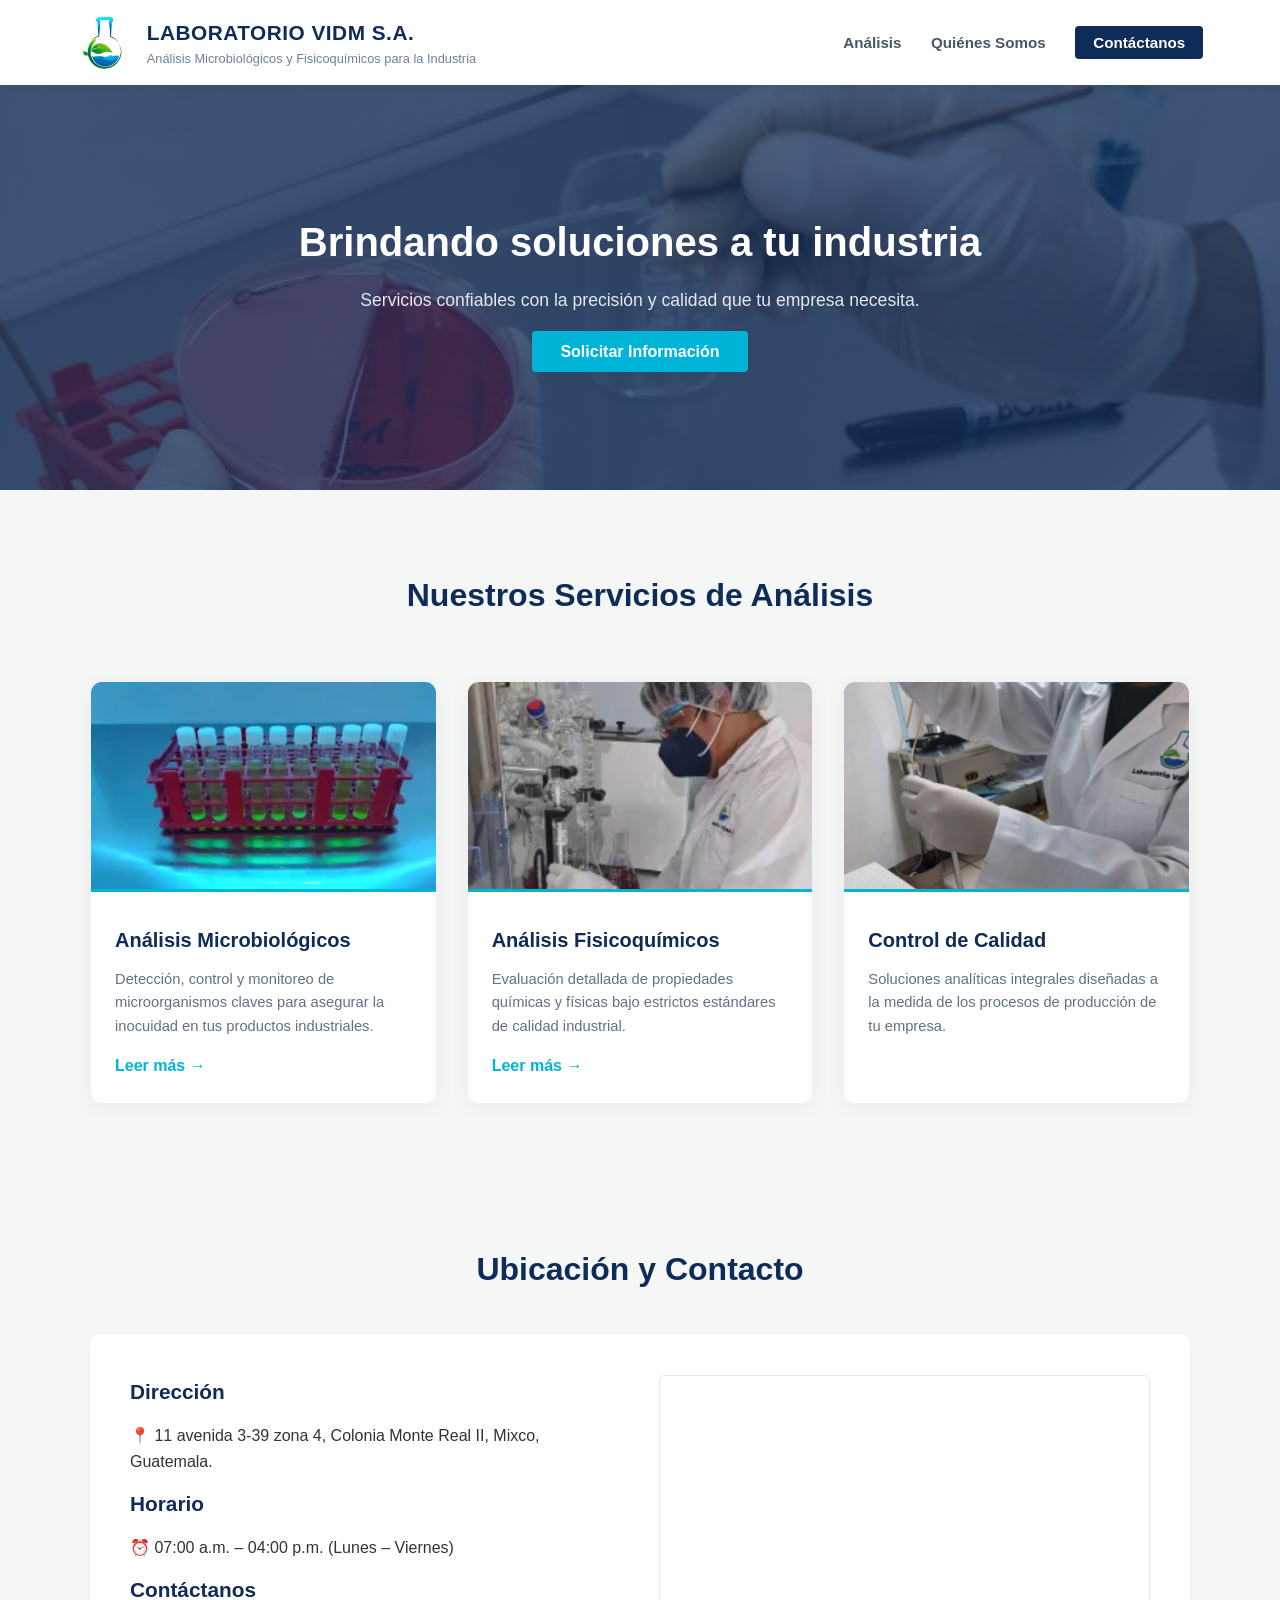
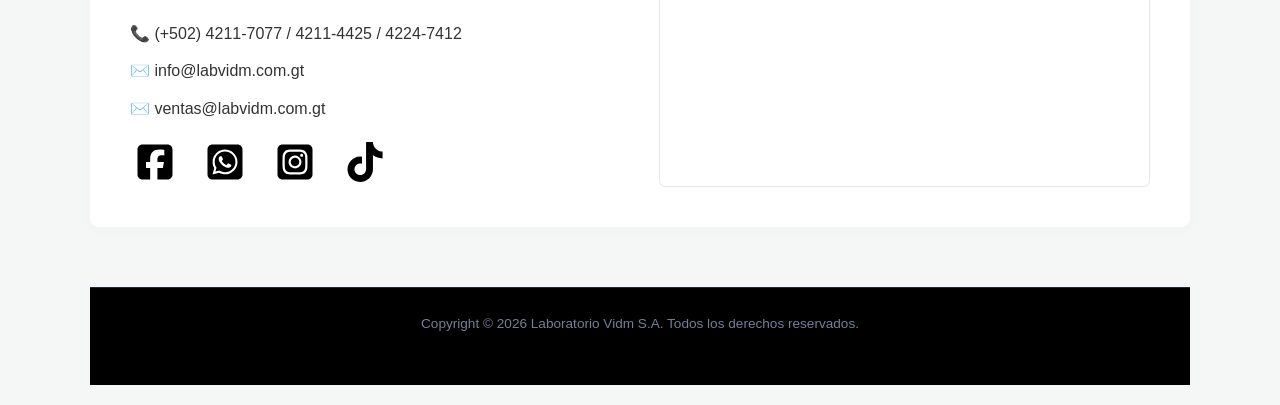
<file: index.html>
<!-- 
========================================================================
PROYECTO: Rediseño Profesional e Ingeniería de Software - Laboratorio Vidm S.A.
DESARROLLADOR PRINCIPAL: Angel Francisco Patzan Yoc 🚀
CONTACTO/PORTAFOLIO: crakt28@gmail.com
ESTADO: Código Abierto, Modularizado con CSS Grid y Flexbox Limpio.
========================================================================
-->

<!DOCTYPE html>
<html lang="es">
<head>
    <meta charset="UTF-8">
    <meta name="viewport" content="width=device-width, initial-scale=1.0">
    <title>Laboratorio Vidm S.A. | Rediseño Profesional</title>
    <link rel="stylesheet" href="style.css">
</head>
<body>

    <!-- 1. Encabezado y Navegación -->
    <header class="main-header">
        <div class="logo-area">
            <img src="logo.jpg" alt="Logo Laboratorio Vidm" class="site-logo">
            <div class="logo-text">
                <h1>LABORATORIO VIDM S.A.</h1>
                <p>Análisis Microbiológicos y Fisicoquímicos para la Industria</p>
            </div>
        </div>
        <nav class="nav-links">
            <a href="#analisis">Análisis</a>
            <a href="quienessomos.html">Quiénes Somos</a>
           <a href="contactanos.html" class="btn-nav">Contáctanos</a>
        </nav>
    </header>

    <!-- 2. Sección Principal (Hero / Banner) -->
    <section class="hero-banner">
        <div class="hero-overlay">
            <h2>Brindando soluciones a tu industria</h2>
            <p>Servicios confiables con la precisión y calidad que tu empresa necesita.</p>
            <a href="contactanos.html" class="btn-hero">Solicitar Información</a>
        </div>
    </section>

    <!-- Contenedor Principal -->
    <main class="container">
        
        <!-- 3. Sección de Análisis / Servicios -->
        <section id="analisis" class="section-padding">
            <h3 class="section-title">Nuestros Servicios de Análisis</h3>
            <div class="services-grid">
                
                                <!-- Tarjeta 1 modificada para redirigir -->
                <div class="service-card">
                    <img src="20220314_115254-scaled_002_xgf8.webp" alt="Análisis Microbiológicos">
                    <div class="card-content">
                        <h4>Análisis Microbiológicos</h4>
                        <p>Detección, control y monitoreo de microorganismos claves para asegurar la inocuidad en tus productos industriales.</p>
                        <!-- AGREGA ESTA LÍNEA DE ABAJO -->
                        <a href="microbiologia.html" class="btn-card-more" style="display: inline-block; margin-top: 15px; color: #00b4d8; text-decoration: none; font-weight: bold;">Leer más →</a>
                    </div>
                </div>

                <!-- Tarjeta 2 Modificada -->
                <div class="service-card">
                    <img src="20220104_150311-scaled_003_xgf8.webp" alt="Análisis Fisicoquímicos">
                    <div class="card-content">
                        <h4>Análisis Fisicoquímicos</h4>
                        <p>Evaluación detallada de propiedades químicas y físicas bajo estrictos estándares de calidad industrial.</p>
                        <!-- El botón para ir al nuevo archivo -->
                        <a href="fisicoquimicos.html" class="btn-card-more" style="display: inline-block; margin-top: 15px; color: #00b4d8; text-decoration: none; font-weight: bold;">Leer más →</a>
                    </div>
                </div>

                <!-- Tarjeta 3 -->
                <div class="service-card">
                    <img src="calidad.jpg" alt="Control de Calidad">
                    <div class="card-content">
                        <h4>Control de Calidad</h4>
                        <p>Soluciones analíticas integrales diseñadas a la medida de los procesos de producción de tu empresa.</p>
                    </div>
                </div>

            </div>
        </section>

           
        <!-- 5. Sección de Contacto y Ubicación Física -->
        <section id="contacto" class="section-padding">
            <h3 class="section-title">Ubicación y Contacto</h3>
            <div class="contact-grid">
                            <div class="contact-info">
                <h4>Dirección</h4>
                <p>📍 11 avenida 3-39 zona 4, Colonia Monte Real II, Mixco, Guatemala.</p>
                
                <h4>Horario</h4>
                <p>⏰ 07:00 a.m. – 04:00 p.m. (Lunes – Viernes)</p>
                
                <h4>Contáctanos</h4>
                <p>📞 (+502) 4211-7077 / 4211-4425 / 4224-7412</p>
                    <p>✉️ info@labvidm.com.gt</p>
                    <p>✉️ ventas@labvidm.com.gt</p>


                <!-- Botones de Redes Sociales -->
                 <div class="social-buttons">
                    <a href="https://www.facebook.com/profile.php?id=61595421029900" target="_blank" class="social-icon fb">
                        <img src="facebooklogo.svg" alt="Facebook">
                    </a>
                    <a href="https://wa.me" target="_blank" class="social-icon wa">
                        <img src="whatsapplogo.svg" alt="WhatsApp">
                    </a>
                    <a href="https://instagram.com" target="_blank" class="social-icon ig">
                        <img src="instagramlogo.svg" alt="Instagram">
                    </a>
                    <a href="https://tiktok.com" target="_blank" class="social-icon tk">
                        <img src="tiktoklogo.svg" alt="TikTok">
                    </a>
                </div>
            </div>
                <!-- Mapa de Google Maps Moderno e incrustado limpiamente -->
                 <div class="map-container">
                     <iframe 
                        loading="lazy" 
                        src="https://maps.google.com/maps?q=14.647212577796877%2C%20-90.57172139697607&amp;t=m&amp;z=16&amp;output=embed&amp;iwloc=near" 
                        title="Ubicación Laboratorio Vidm S.A." 
                        width="100%" 
                        height="350" 
                        style="border:0;" 
                        allowfullscreen="" 
                        referrerpolicy="no-referrer-when-downgrade">
                    </iframe>
                </div>
            </div>
        </section>
                <!-- Pie de Página Corporativo con Firma Camuflada -->
        <footer style="background-color: #000000; color: #718096; text-align: center; padding: 25px 20px; font-size: 0.85rem; border-top: 1px solid #1e293b;">
            <p style="margin: 0;">Copyright &copy; 2026 Laboratorio Vidm S.A. Todos los derechos reservados.</p>
            
            <p style="margin-top: 6px; color: #000000; font-size: 0.75rem; user-select: text;">
                Desarrollado con Ingeniería de Software Modular por 
                <a href="https://github.com" target="_blank" style="color: #000000; text-decoration: none; font-weight: bold;">
                    XNGEL_S
                </a> 
            </p>
        </footer>

    </main>

</body>
</html>
</file>
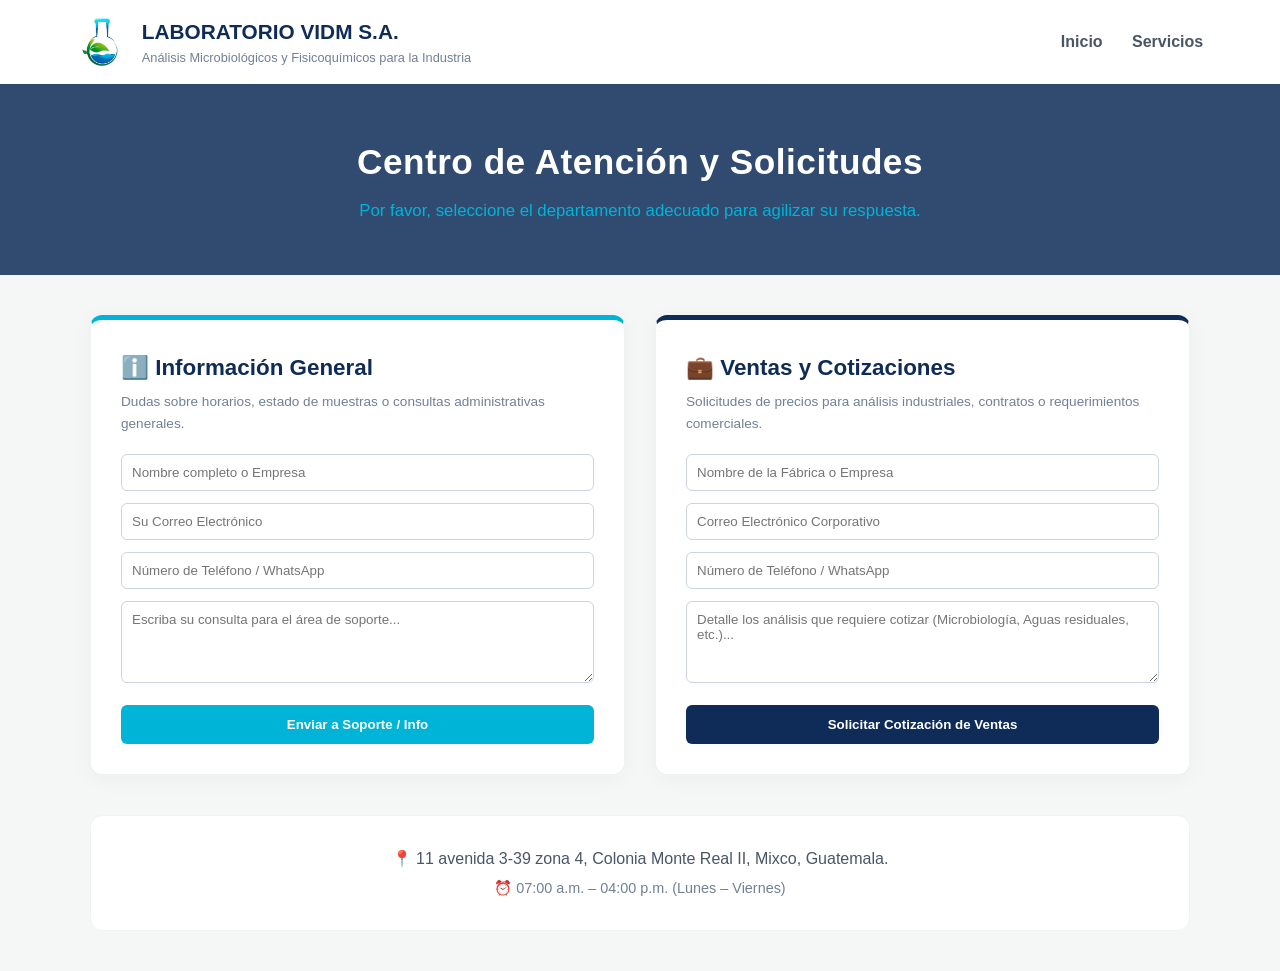
<file: contactanos.html>
<!DOCTYPE html>
<html lang="es">
<head>
    <meta charset="UTF-8">
    <meta name="viewport" content="width=device-width, initial-scale=1.0">
    <title>Contacto y Cotizaciones | Laboratorio Vidm S.A.</title>
    <!-- Reutilizamos tu CSS estrella para mantener los mismos cuadros nítidos -->
    <link rel="stylesheet" href="microbiologia.css">
</head>
<body>

    <!-- Encabezado Unificado -->
    <header class="main-header">
        <div class="logo-area">
            <img src="logo.jpg" alt="Logo Laboratorio Vidm" class="site-logo">
            <div class="logo-text">
                <h1><a href="index.html" style="text-decoration: none; color: #0f2c59;">LABORATORIO VIDM S.A.</a></h1>
                <p>Análisis Microbiológicos y Fisicoquímicos para la Industria</p>
            </div>
        </div>
        <nav class="nav-links">
            <a href="index.html">Inicio</a>
            <a href="index.html#analisis">Servicios</a>
        </nav>
    </header>

    <!-- Banner Corporativo de Contacto -->
    <section class="page-hero-micro" style="background: linear-gradient(rgba(15, 44, 89, 0.85), rgba(15, 44, 89, 0.85));">
        <div class="hero-overlay-micro">
            <h2>Centro de Atención y Solicitudes</h2>
            <p>Por favor, seleccione el departamento adecuado para agilizar su respuesta.</p>
        </div>
    </section>

    <!-- Contenedor Principal con Dos Formularios Separados -->
    <main class="container">
        <div class="micro-content-grid" style="display: flex; gap: 30px; flex-wrap: wrap;">
            
            <!-- FORMULARIO 1: ATENCIÓN E INFORMACIÓN GENERAL (info@) -->
            <div class="micro-list-box" style="flex: 1; min-width: 300px; background: #ffffff; padding: 30px; border-radius: 12px; box-shadow: 0 4px 25px rgba(0, 0, 0, 0.04); border: 1px solid #eef2f5; border-top: 5px solid #00b4d8;">
                <h3 style="color: #0f2c59; margin-bottom: 5px; font-size: 1.4rem;">ℹ️ Información General</h3>
                <p style="color: #718096; font-size: 0.85rem; margin-bottom: 20px;">Dudas sobre horarios, estado de muestras o consultas administrativas generales.</p>
                
                <form action="https://script.google.com/macros/s/AKfycbwU9AQSylRAjUw8fZCj1ClavMlte1guzMhJRyVaZhO2YSZGl_aoBOyvM0omSAp8euFc/exec" method="POST" class="dynamic-form" style="display: flex; flex-direction: column; gap: 12px;">
                    <!-- Campo oculto para decirle a la app de googlescript a qué correo enviarlo en el futuro -->
                    <input type="hidden" name="_to" value="info@labvidm.com.gt">
                    
                    <input type="text" name="empresa" placeholder="Nombre completo o Empresa" style="width:100%; padding:10px; border-radius:6px; border:1px solid #cbd5e1;" required>
                    <input type="email" name="_replyto" placeholder="Su Correo Electrónico" style="width:100%; padding:10px; border-radius:6px; border:1px solid #cbd5e1;" required>
                    <input type="tel" name="telefono" placeholder="Número de Teléfono / WhatsApp" style="width:100%; padding:10px; border-radius:6px; border:1px solid #cbd5e1;" required>
                    <textarea name="mensaje" placeholder="Escriba su consulta para el área de soporte..." rows="4" style="width:100%; padding:10px; border-radius:6px; border:1px solid #cbd5e1;" required></textarea>
                    
                    <button type="submit" style="background-color: #00b4d8; color: white; border: none; padding: 12px; border-radius: 6px; font-weight: bold; cursor: pointer; margin-top: 10px;">Enviar a Soporte / Info</button>
                </form>
            </div>

            <!-- FORMULARIO 2: DEPARTAMENTO DE VENTAS Y COTIZACIONES (ventas@) -->
            <div class="micro-list-box" style="flex: 1; min-width: 300px; background: #ffffff; padding: 30px; border-radius: 12px; box-shadow: 0 4px 25px rgba(0, 0, 0, 0.04); border: 1px solid #eef2f5; border-top: 5px solid #0f2c59;">
                <h3 style="color: #0f2c59; margin-bottom: 5px; font-size: 1.4rem;">💼 Ventas y Cotizaciones</h3>
                <p style="color: #718096; font-size: 0.85rem; margin-bottom: 20px;">Solicitudes de precios para análisis industriales, contratos o requerimientos comerciales.</p>
                
                <form action="https://script.google.com/macros/s/AKfycbwU9AQSylRAjUw8fZCj1ClavMlte1guzMhJRyVaZhO2YSZGl_aoBOyvM0omSAp8euFc/exec" method="POST" class="dynamic-form" style="display: flex; flex-direction: column; gap: 12px;">
                    <input type="hidden" name="_to" value="ventas@labvidm.com.gt">
                    
                    <input type="text" name="empresa" placeholder="Nombre de la Fábrica o Empresa" style="width:100%; padding:10px; border-radius:6px; border:1px solid #cbd5e1;" required>
                    <input type="email" name="_replyto" placeholder="Correo Electrónico Corporativo" style="width:100%; padding:10px; border-radius:6px; border:1px solid #cbd5e1;" required>
                    <input type="tel" name="telefono" placeholder="Número de Teléfono / WhatsApp" style="width:100%; padding:10px; border-radius:6px; border:1px solid #cbd5e1;" required>
                    <textarea name="mensaje" placeholder="Detalle los análisis que requiere cotizar (Microbiología, Aguas residuales, etc.)..." rows="4" style="width:100%; padding:10px; border-radius:6px; border:1px solid #cbd5e1;" required></textarea>
                    
                    <button type="submit" style="background-color: #0f2c59; color: white; border: none; padding: 12px; border-radius: 6px; font-weight: bold; cursor: pointer; margin-top: 10px;">Solicitar Cotización de Ventas</button>
                </form>
            </div>

        </div>

        <!-- Bloque de datos físicos al final -->
        <section class="micro-footer-section" style="margin-top: 40px; text-align: center;">
            <p style="color: #4a5568; margin-bottom: 5px;">📍 11 avenida 3-39 zona 4, Colonia Monte Real II, Mixco, Guatemala.</p>
            <p style="color: #718096; font-size: 0.9rem;">⏰ 07:00 a.m. – 04:00 p.m. (Lunes – Viernes)</p>
        </section>
    </main>

</body>
</html>
</file>
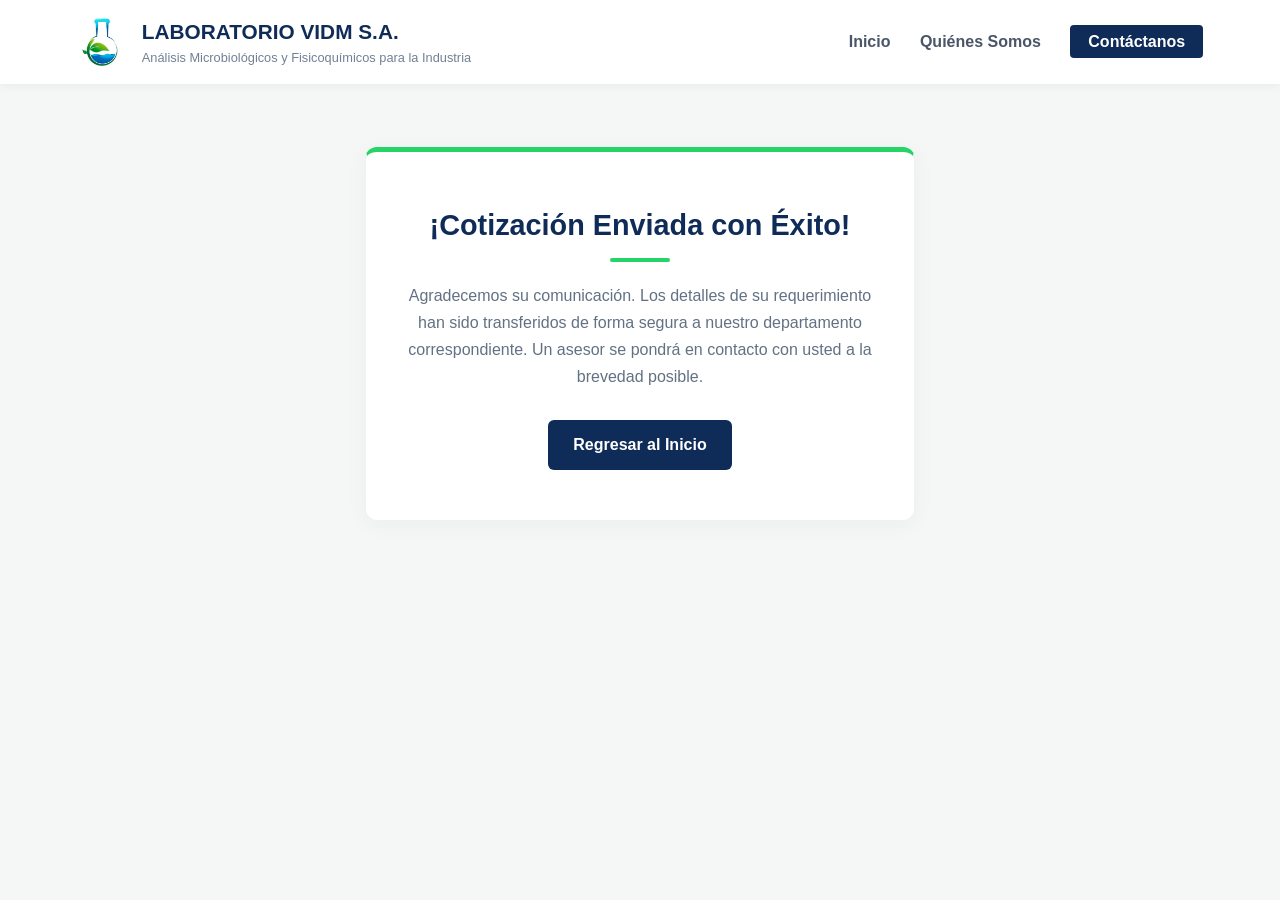
<file: enviado.html>
<!DOCTYPE html>
<html lang="es">
<head>
    <meta charset="UTF-8">
    <meta name="viewport" content="width=device-width, initial-scale=1.0">
    <title>Solicitud Enviada | Laboratorio Vidm S.A.</title>
    <link rel="stylesheet" href="microbiologia.css">
</head>
<body>

    <!-- Encabezado Unificado -->
    <header class="main-header">
        <div class="logo-area">
            <img src="logo.jpg" alt="Logo Laboratorio Vidm" class="site-logo">
            <div class="logo-text">
                <h1>LABORATORIO VIDM S.A.</h1>
                <p>Análisis Microbiológicos y Fisicoquímicos para la Industria</p>
            </div>
        </div>
        <nav class="nav-links">
            <a href="index.html">Inicio</a>
            <a href="quienessomos.html">Quiénes Somos</a>
           <a href="contactanos.html" class="btn-nav">Contáctanos</a>
        </nav>
    </header>

    <!-- Mensaje de Éxito Premium -->
    <main class="container" style="display: flex; justify-content: center; align-items: center; min-height: 60vh;">
        <div class="micro-main-card" style="text-align: center; max-width: 550px; padding: 50px 30px; border-top: 5px solid #25d366;">
                 <div class="success-checkmark">
                <div class="check-icon">
                    <span class="icon-line line-tip"></span>
                    <span class="icon-line line-long"></span>
                    <div class="icon-circle"></div>
                    <div class="icon-fix"></div>
                </div>
            </div>
            <h2 style="color: #0f2c59; font-size: 1.8rem; margin-bottom: 10px;">¡Cotización Enviada con Éxito!</h2>
            <div class="blue-line" style="background-color: #25d366; margin: 0 auto 20px auto;"></div>
            <p style="color: #627183; font-size: 1rem; line-height: 1.7; margin-bottom: 30px;">
                Agradecemos su comunicación. Los detalles de su requerimiento han sido transferidos de forma segura a nuestro departamento correspondiente. Un asesor se pondrá en contacto con usted a la brevedad posible.
            </p>
            <a href="index.html" class="btn-nav" style="background-color: #0f2c59; color: white; text-decoration: none; padding: 12px 25px; border-radius: 6px; font-weight: bold; display: inline-block; transition: background 0.2s;">Regresar al Inicio</a>
        </div>
    </main>

</body>
</html>
</file>
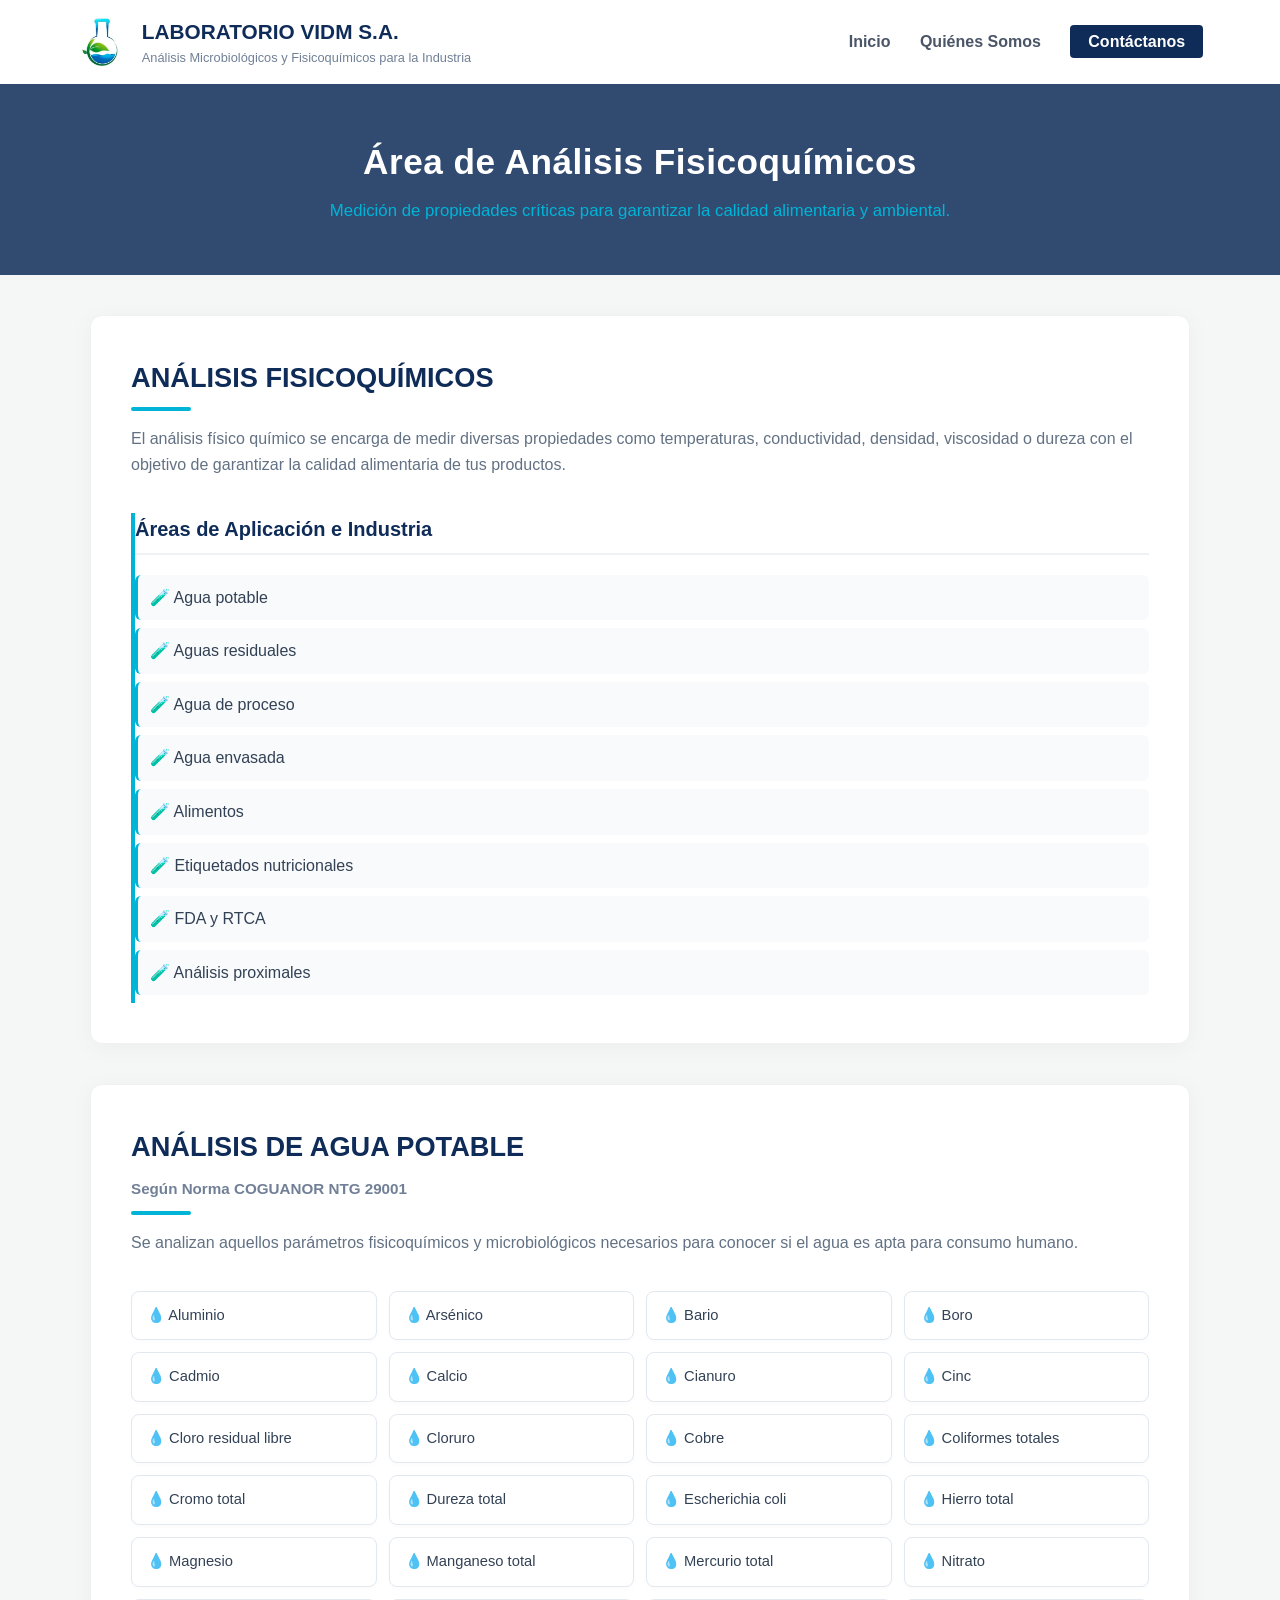
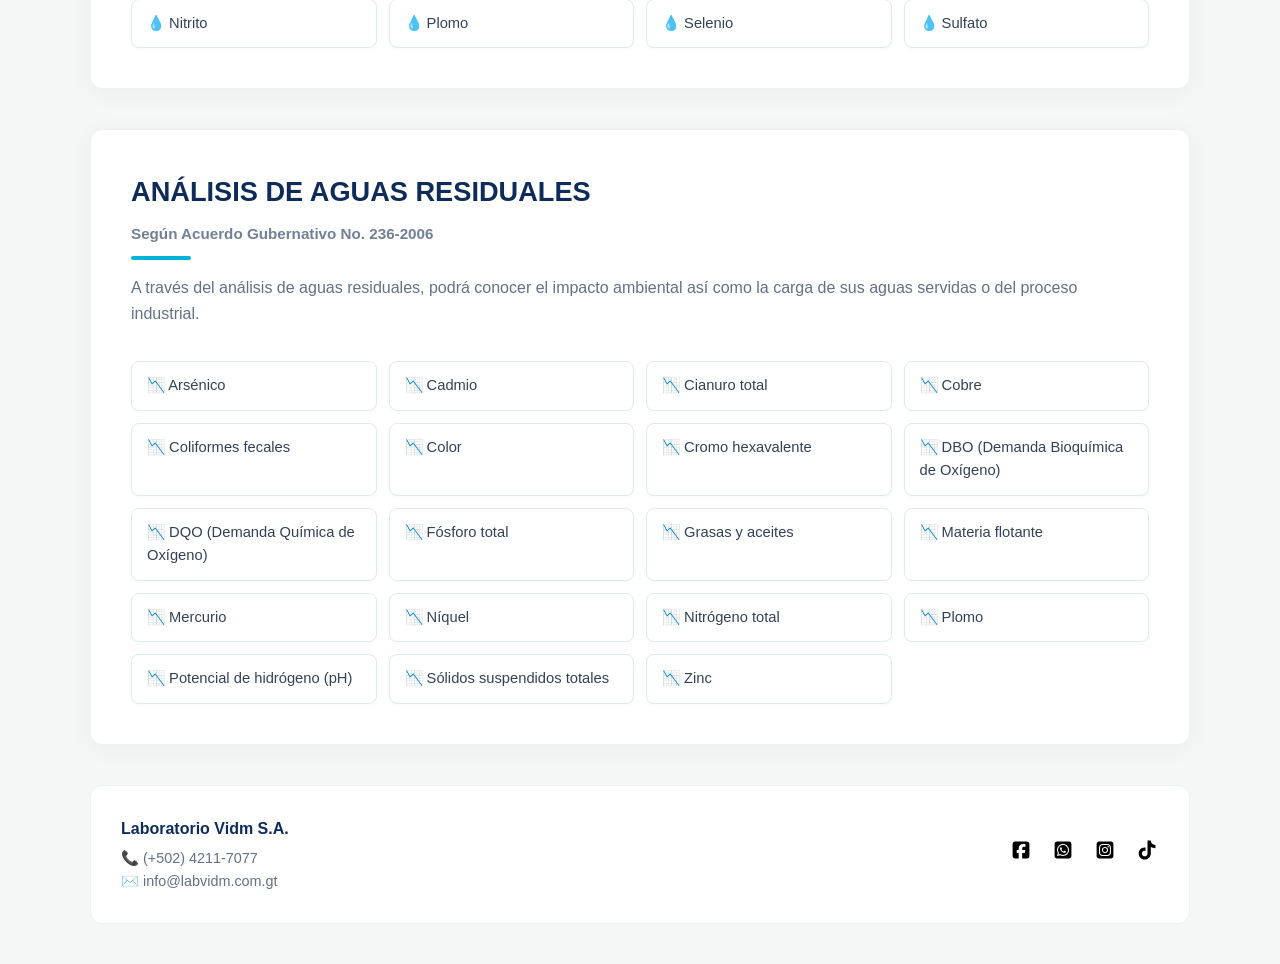
<file: fisicoquimicos.html>
<!DOCTYPE html>
<html lang="es">
<head>
    <meta charset="UTF-8">
    <meta name="viewport" content="width=device-width, initial-scale=1.0">
    <title>Análisis Fisicoquímicos | Laboratorio Vidm S.A.</title>
    <!-- Usamos el mismo archivo CSS que creamos para microbiología para ahorrar código -->
    <link rel="stylesheet" href="microbiologia.css">
</head>
<body>

    <!-- Encabezado (Igual para mantener la identidad visual) -->
    <header class="main-header">
        <div class="logo-area">
            <img src="logo.jpg" alt="Logo Laboratorio Vidm" class="site-logo">
            <div class="logo-text">
                <h1>LABORATORIO VIDM S.A.</h1>
                <p>Análisis Microbiológicos y Fisicoquímicos para la Industria</p>
            </div>
        </div>
        <nav class="nav-links">
            <a href="index.html">Inicio</a>
            <a href="quienessomos.html">Quiénes Somos</a>
           <a href="contactanos.html" class="btn-nav">Contáctanos</a>
        </nav>
    </header>

    <!-- Banner de Entrada Exclusivo para Fisicoquímicos -->
    <section class="page-hero-micro" style="background: linear-gradient(rgba(15, 44, 89, 0.85), rgba(15, 44, 89, 0.85));">
        <div class="hero-overlay-micro">
            <h2>Área de Análisis Fisicoquímicos</h2>
            <p>Medición de propiedades críticas para garantizar la calidad alimentaria y ambiental.</p>
        </div>
    </section>

    <!-- Contenedor Principal Estructurado -->
    <main class="container">
        
        <!-- Tarjeta 1: Descripción General y Áreas -->
        <div class="micro-main-card">
            <div class="micro-header">
                <h3>ANÁLISIS FISICOQUÍMICOS</h3>
                <div class="blue-line"></div>
                <p>El análisis físico químico se encarga de medir diversas propiedades como temperaturas, conductividad, densidad, viscosidad o dureza con el objetivo de garantizar la calidad alimentaria de tus productos.</p>
            </div>

            <div class="micro-content-grid">
                <div class="micro-list-box" style="border-left: 4px solid #00b4d8;">
                    <h4>Áreas de Aplicación e Industria</h4>
                    <ul class="clean-list">
                        <li>🧪 Agua potable</li>
                        <li>🧪 Aguas residuales</li>
                        <li>🧪 Agua de proceso</li>
                        <li>🧪 Agua envasada</li>
                        <li>🧪 Alimentos</li>
                        <li>🧪 Etiquetados nutricionales</li>
                        <li>🧪 FDA y RTCA</li>
                        <li>🧪 Análisis proximales</li>
                    </ul>
                </div>
            </div>
        </div>

        <!-- Tarjeta 2: Agua Potable (COGUANOR) -->
        <div class="micro-main-card">
            <div class="micro-header">
                <h3>ANÁLISIS DE AGUA POTABLE</h3>
                <h4 style="color: #718096; font-size: 0.95rem; margin-bottom: 10px; font-weight: 600;">Según Norma COGUANOR NTG 29001</h4>
                <div class="blue-line"></div>
                <p>Se analizan aquellos parámetros fisicoquímicos y microbiológicos necesarios para conocer si el agua es apta para consumo humano.</p>
            </div>
            <ul class="microorganisms-list">
                <li>💧 Aluminio</li>
                <li>💧 Arsénico</li>
                <li>💧 Bario</li>
                <li>💧 Boro</li>
                <li>💧 Cadmio</li>
                <li>💧 Calcio</li>
                <li>💧 Cianuro</li>
                <li>💧 Cinc</li>
                <li>💧 Cloro residual libre</li>
                <li>💧 Cloruro</li>
                <li>💧 Cobre</li>
                <li>💧 Coliformes totales</li>
                <li>💧 Cromo total</li>
                <li>💧 Dureza total</li>
                <li>💧 Escherichia coli</li>
                <li>💧 Hierro total</li>
                <li>💧 Magnesio</li>
                <li>💧 Manganeso total</li>
                <li>💧 Mercurio total</li>
                <li>💧 Nitrato</li>
                <li>💧 Nitrito</li>
                <li>💧 Plomo</li>
                <li>💧 Selenio</li>
                <li>💧 Sulfato</li>
            </ul>
        </div>

        <!-- Tarjeta 3: Aguas Residuales (Acuerdo 236-2006) -->
        <div class="micro-main-card">
            <div class="micro-header">
                <h3>ANÁLISIS DE AGUAS RESIDUALES</h3>
                <h4 style="color: #718096; font-size: 0.95rem; margin-bottom: 10px; font-weight: 600;">Según Acuerdo Gubernativo No. 236-2006</h4>
                <div class="blue-line"></div>
                <p>A través del análisis de aguas residuales, podrá conocer el impacto ambiental así como la carga de sus aguas servidas o del proceso industrial.</p>
            </div>
            <ul class="microorganisms-list" style="border-left-color: #0f2c59;">
                <li>📉 Arsénico</li>
                <li>📉 Cadmio</li>
                <li>📉 Cianuro total</li>
                <li>📉 Cobre</li>
                <li>📉 Coliformes fecales</li>
                <li>📉 Color</li>
                <li>📉 Cromo hexavalente</li>
                <li>📉 DBO (Demanda Bioquímica de Oxígeno)</li>
                <li>📉 DQO (Demanda Química de Oxígeno)</li>
                <li>📉 Fósforo total</li>
                <li>📉 Grasas y aceites</li>
                <li>📉 Materia flotante</li>
                <li>📉 Mercurio</li>
                <li>📉 Níquel</li>
                <li>📉 Nitrógeno total</li>
                <li>📉 Plomo</li>
                <li>📉 Potencial de hidrógeno (pH)</li>
                <li>📉 Sólidos suspendidos totales</li>
                <li>📉 Zinc</li>
            </ul>
        </div>

        <!-- Pie de página integrado con contacto y tus SVG -->
        <section class="micro-footer-section">
            <div class="contact-mini-grid">
                <div class="mini-info">
                    <h4>Laboratorio Vidm S.A.</h4>
                    <p>📞 (+502) 4211-7077</p>
                    <p>✉️ info@labvidm.com.gt</p>
                </div>
                <div class="social-buttons" style="margin-top: 0;">
                    <a href="https://www.facebook.com/profile.php?id=61595421029900" target="_blank" class="social-icon"><img src="facebooklogo.svg" alt="Facebook"></a>
                    <a href="https://wa.me" target="_blank" class="social-icon"><img src="whatsapplogo.svg" alt="WhatsApp"></a>
                    <a href="https://instagram.com" target="_blank" class="social-icon"><img src="instagramlogo.svg" alt="Instagram"></a>
                    <a href="https://tiktok.com" target="_blank" class="social-icon"><img src="tiktoklogo.svg" alt="TikTok"></a>
                </div>
            </div>
        </section>
    </main>

</body>
</html>
</file>
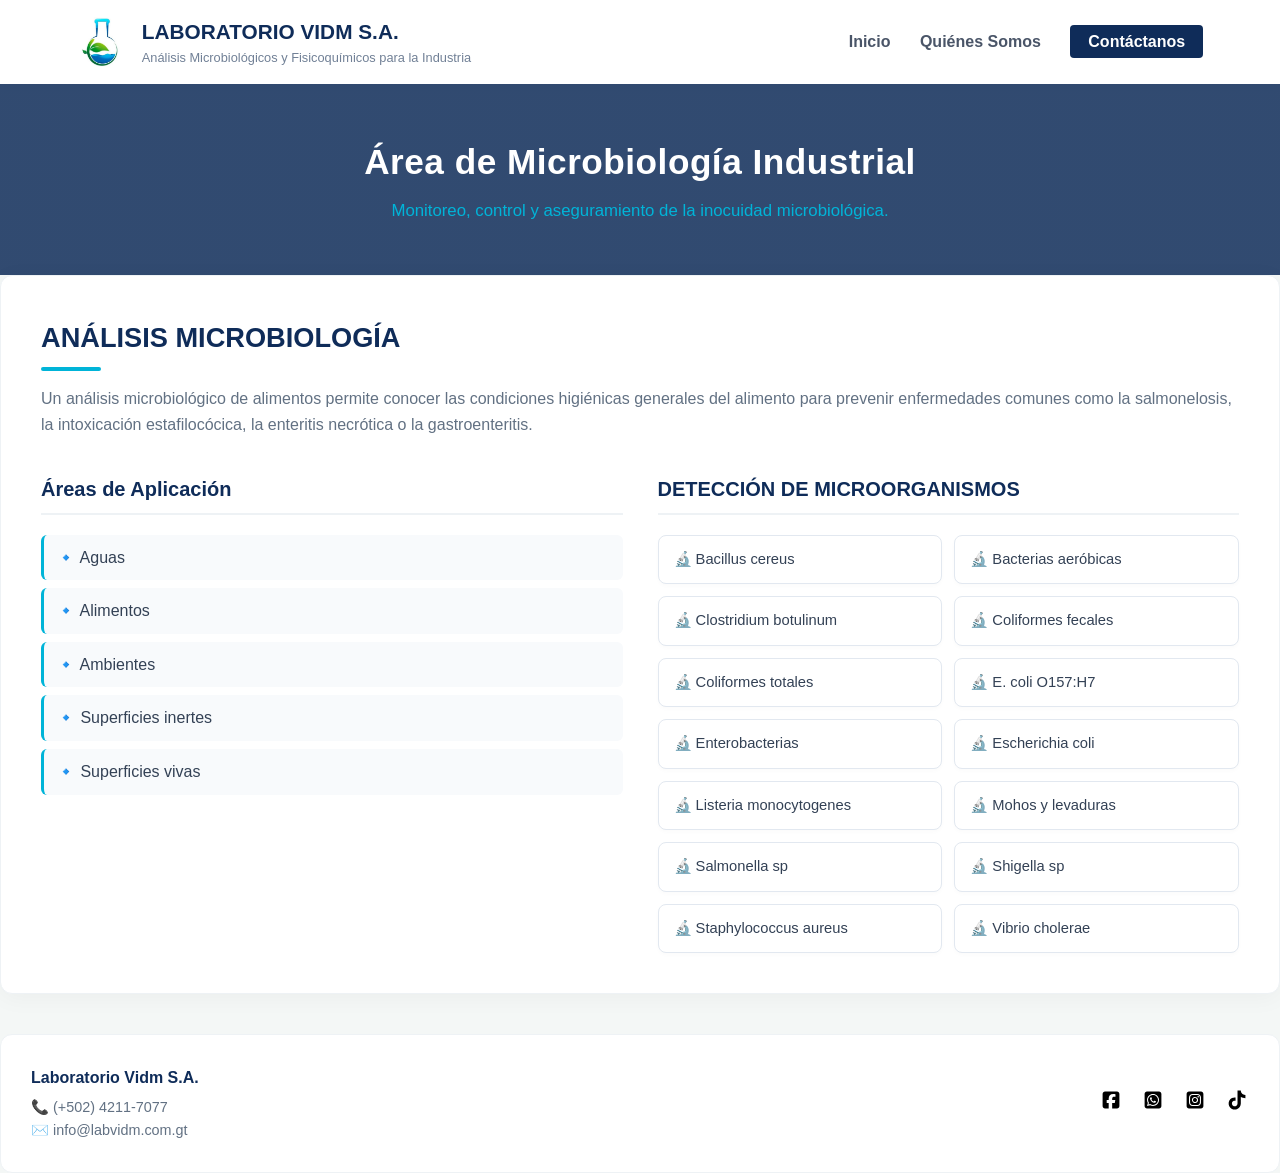
<file: microbiologia.html>
<!DOCTYPE html>
<html lang="es">
<head>
    <meta charset="UTF-8">
    <meta name="viewport" content="width=device-width, initial-scale=1.0">
    <title>Análisis Microbiológicos | Laboratorio Vidm S.A.</title>
    <!-- Usamos el mismo archivo de estilos de tu carpeta -->
        <link rel="stylesheet" href="microbiologia.css">
</head>
<body>

    <!-- Encabezado (Igual al de tu página principal para mantener el diseño) -->
   <header class="main-header">
        <div class="logo-area">
            <img src="logo.jpg" alt="Logo Laboratorio Vidm" class="site-logo">
            <div class="logo-text">
                <h1>LABORATORIO VIDM S.A.</h1>
                <p>Análisis Microbiológicos y Fisicoquímicos para la Industria</p>
            </div>
        </div>
        <nav class="nav-links">
            <a href="index.html">Inicio</a>
            <a href="quienessomos.html">Quiénes Somos</a>
           <a href="contactanos.html" class="btn-nav">Contáctanos</a>
        </nav>
    </header>

        <!-- Banner de Entrada Exclusivo para Microbiología -->
    <section class="page-hero-micro">
        <div class="hero-overlay-micro">
            <h2>Área de Microbiología Industrial</h2>
            <p>Monitoreo, control y aseguramiento de la inocuidad microbiológica.</p>
        </div>
    </section>

    <!-- Tarjeta Flotante Principal -->
        <div class="micro-main-card">
            <div class="micro-header">
                <h3>ANÁLISIS MICROBIOLOGÍA</h3>
                <div class="blue-line"></div>
                <p>Un análisis microbiológico de alimentos permite conocer las condiciones higiénicas generales del alimento para prevenir enfermedades comunes como la salmonelosis, la intoxicación estafilocócica, la enteritis necrótica o la gastroenteritis.</p>
            </div>

            <div class="micro-content-grid">
                <!-- Bloque de Áreas de Aplicación -->
                <div class="micro-list-box">
                    <h4>Áreas de Aplicación</h4>
                    <ul class="clean-list">
                        <li>🔹 Aguas</li>
                        <li>🔹 Alimentos</li>
                        <li>🔹 Ambientes</li>
                        <li>🔹 Superficies inertes</li>
                        <li>🔹 Superficies vivas</li>
                    </ul>
                </div>

                <!-- Bloque de Detección de Microorganismos -->
                <div class="micro-list-box">
                    <h4>DETECCIÓN DE MICROORGANISMOS</h4>
                    <ul class="microorganisms-list">
                        <li>🔬 Bacillus cereus</li>
                        <li>🔬 Bacterias aeróbicas</li>
                        <li>🔬 Clostridium botulinum</li>
                        <li>🔬 Coliformes fecales</li>
                        <li>🔬 Coliformes totales</li>
                        <li>🔬 E. coli O157:H7</li>
                        <li>🔬 Enterobacterias</li>
                        <li>🔬 Escherichia coli</li>
                        <li>🔬 Listeria monocytogenes</li>
                        <li>🔬 Mohos y levaduras</li>
                        <li>🔬 Salmonella sp</li>
                        <li>🔬 Shigella sp</li>
                        <li>🔬 Staphylococcus aureus</li>
                        <li>🔬 Vibrio cholerae</li>
                    </ul>
                </div>
            </div>
        </div>

        <!-- Pie de página integrado con contacto y redes sociales -->
        <section class="micro-footer-section">
            <div class="contact-mini-grid">
                <div class="mini-info">
                    <h4>Laboratorio Vidm S.A.</h4>
                    <p>📞 (+502) 4211-7077</p>
                    <p>✉️ info@labvidm.com.gt</p>
                </div>
                <div class="social-buttons" style="margin-top: 0;">
                    <!-- Botones de redes sociales -->
                     <div class="social-buttons" style="margin-top: 0;">
                    <a href="https://www.facebook.com/profile.php?id=61595421029900" target="_blank" class="social-icon"><img src="facebooklogo.svg" alt="Facebook"></a>
                    <a href="https://wa.me" target="_blank" class="social-icon"><img src="whatsapplogo.svg" alt="WhatsApp"></a>
                    <a href="https://instagram.com" target="_blank" class="social-icon"><img src="instagramlogo.svg" alt="Instagram"></a>
                    <a href="https://tiktok.com" target="_blank" class="social-icon"><img src="tiktoklogo.svg" alt="TikTok"></a>
                </div>
                </div>
            </div>
        </section>
    </main>


</body>
</html>
</file>
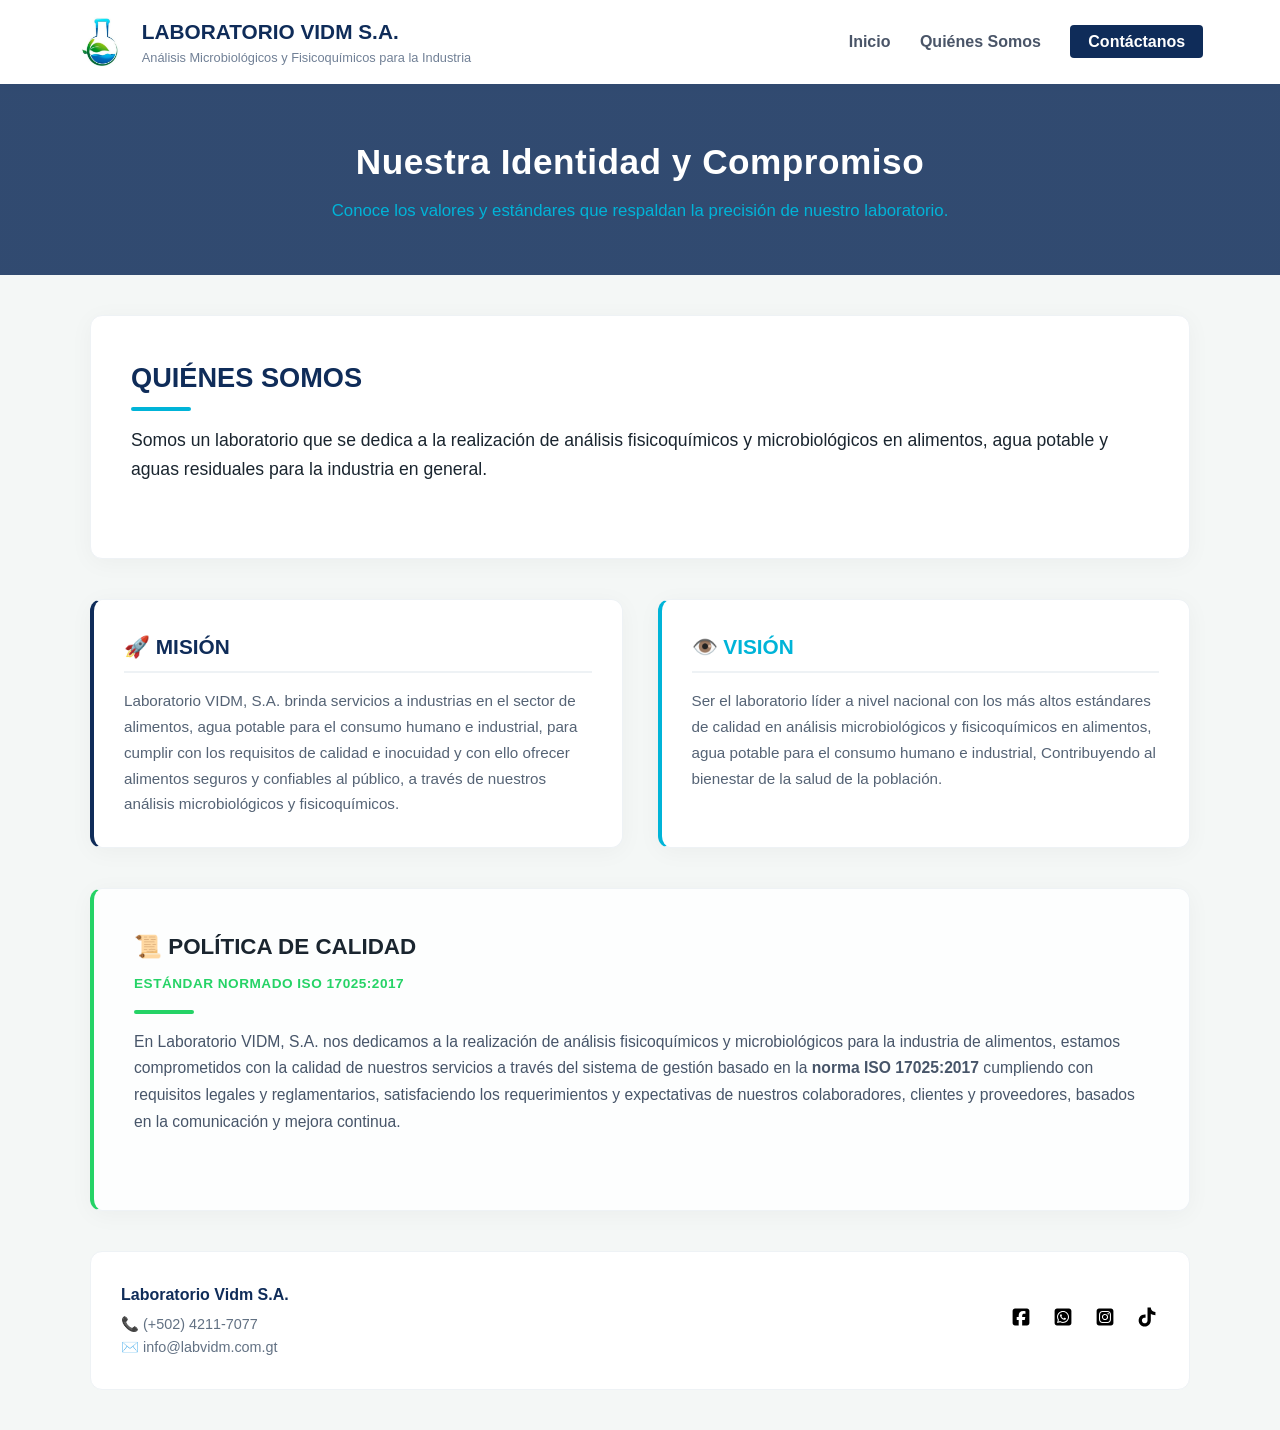
<file: quienessomos.html>
<!DOCTYPE html>
<html lang="es">
<head>
    <meta charset="UTF-8">
    <meta name="viewport" content="width=device-width, initial-scale=1.0">
    <title>Quiénes Somos | Laboratorio Vidm S.A.</title>
    <!-- Volvemos a reutilizar tu archivo CSS estrella para mantener el diseño nítido -->
    <link rel="stylesheet" href="microbiologia.css">
</head>
<body>

    <!-- Encabezado Unificado -->
    <header class="main-header">
        <div class="logo-area">
            <img src="logo.jpg" alt="Logo Laboratorio Vidm" class="site-logo">
            <div class="logo-text">
                <h1>LABORATORIO VIDM S.A.</h1>
                <p>Análisis Microbiológicos y Fisicoquímicos para la Industria</p>
            </div>
        </div>
        <nav class="nav-links">
            <a href="index.html">Inicio</a>
            <a href="quienessomos.html">Quiénes Somos</a>
           <a href="contactanos.html" class="btn-nav">Contáctanos</a>
        </nav>
    </header>

    <!-- Banner de Entrada Corporativo -->
    <section class="page-hero-micro">
        <div class="hero-overlay-micro">
            <h2>Nuestra Identidad y Compromiso</h2>
            <p>Conoce los valores y estándares que respaldan la precisión de nuestro laboratorio.</p>
        </div>
    </section>

    <!-- Contenedor Principal Estructurado -->
    <main class="container">
        
        <!-- Tarjeta Principal: Quiénes Somos -->
        <div class="micro-main-card">
            <div class="micro-header">
                <h3>QUIÉNES SOMOS</h3>
                <div class="blue-line"></div>
                <p style="font-size: 1.1rem; color: #1a252f; font-weight: 500;">Somos un laboratorio que se dedica a la realización de análisis fisicoquímicos y microbiológicos en alimentos, agua potable y aguas residuales para la industria en general.</p>
            </div>
        </div>

        <!-- Grilla de Misión y Visión (Lado a Lado) -->
        <div class="micro-content-grid" style="margin-bottom: 40px;">
            
            <!-- Bloque Misión -->
            <div class="micro-list-box" style="background: #ffffff; padding: 30px; border-radius: 12px; box-shadow: 0 4px 25px rgba(0, 0, 0, 0.04); border: 1px solid #eef2f5; border-left: 4px solid #0f2c59;">
                <h4 style="color: #0f2c59; font-size: 1.3rem; margin-bottom: 15px;">🚀 MISIÓN</h4>
                <p style="color: #556375; font-size: 0.95rem; line-height: 1.7;">Laboratorio VIDM, S.A. brinda servicios a industrias en el sector de alimentos, agua potable para el consumo humano e industrial, para cumplir con los requisitos de calidad e inocuidad y con ello ofrecer alimentos seguros y confiables al público, a través de nuestros análisis microbiológicos y fisicoquímicos.</p>
            </div>

            <!-- Bloque Visión -->
            <div class="micro-list-box" style="background: #ffffff; padding: 30px; border-radius: 12px; box-shadow: 0 4px 25px rgba(0, 0, 0, 0.04); border: 1px solid #eef2f5; border-left: 4px solid #00b4d8;">
                <h4 style="color: #00b4d8; font-size: 1.3rem; margin-bottom: 15px;">👁️ VISIÓN</h4>
                <p style="color: #556375; font-size: 0.95rem; line-height: 1.7;">Ser el laboratorio líder a nivel nacional con los más altos estándares de calidad en análisis microbiológicos y fisicoquímicos en alimentos, agua potable para el consumo humano e industrial, Contribuyendo al bienestar de la salud de la población.</p>
            </div>

        </div>

        <!-- Tarjeta: Política de Calidad (Destacada por la norma ISO) -->
        <div class="micro-main-card" style="border-left: 4px solid #25d366; background: #fdfefe;">
            <div class="micro-header" style="margin-bottom: 0;">
                <h3 style="color: #1a252f; font-size: 1.4rem;">📜 POLÍTICA DE CALIDAD</h3>
                <h4 style="color: #25d366; font-size: 0.85rem; margin-bottom: 15px; font-weight: bold; letter-spacing: 0.5px;">ESTÁNDAR NORMADO ISO 17025:2017</h4>
                <div class="blue-line" style="background-color: #25d366;"></div>
                <p style="color: #475569; font-size: 0.98rem; line-height: 1.7;">En Laboratorio VIDM, S.A. nos dedicamos a la realización de análisis fisicoquímicos y microbiológicos para la industria de alimentos, estamos comprometidos con la calidad de nuestros servicios a través del sistema de gestión basado en la <strong>norma ISO 17025:2017</strong> cumpliendo con requisitos legales y reglamentarios, satisfaciendo los requerimientos y expectativas de nuestros colaboradores, clientes y proveedores, basados en la comunicación y mejora continua.</p>
            </div>
        </div>

        <!-- Pie de página integrado con contacto y tus SVG -->
        <section class="micro-footer-section" style="margin-top: 40px;">
            <div class="contact-mini-grid">
                <div class="mini-info">
                    <h4>Laboratorio Vidm S.A.</h4>
                    <p>📞 (+502) 4211-7077</p>
                    <p>✉️ info@labvidm.com.gt</p>
                </div>
                <div class="social-buttons" style="margin-top: 0;">
                    <a href=https://www.facebook.com/profile.php?id=61595421029900 target="_blank" class="social-icon"><img src="facebooklogo.svg" alt="Facebook"></a>
                    <a href="https://wa.me" target="_blank" class="social-icon"><img src="whatsapplogo.svg" alt="WhatsApp"></a>
                    <a href="https://instagram.com" target="_blank" class="social-icon"><img src="instagramlogo.svg" alt="Instagram"></a>
                    <a href="https://tiktok.com" target="_blank" class="social-icon"><img src="tiktoklogo.svg" alt="TikTok"></a>
                </div>
            </div>
        </section>
    </main>

</body>
</html>
</file>
<file: style.css>
html {
    scroll-behavior: smooth;
}
/* Configuración General */
* {
    margin: 0;
    padding: 0;
    box-sizing: border-box;
    font-family: 'Segoe UI', Arial, sans-serif;
}

body {
    background-color: #f4f7f6;
    color: #333;
    line-height: 1.6;
}

/* Header Estilo Clínico Premium */
.main-header {
    background-color: #ffffff;
    display: flex;
    justify-content: space-between;
    align-items: center;
    padding: 15px 6%;
    box-shadow: 0 2px 10px rgba(0,0,0,0.05);
    position: sticky;
    top: 0;
    z-index: 1000;
}

.logo-area {
    display: flex;
    align-items: center;
    gap: 15px;
}

.site-logo {
    width: 55px;
    height: 55px;
    object-fit: contain;
    border-radius: 50%;
}

.logo-text h1 {
    font-size: 1.3rem;
    color: #0f2c59; /* Azul oscuro corporativo */
    letter-spacing: 0.5px;
}

.logo-text p {
    font-size: 0.8rem;
    color: #718096;
}

/* Menú de Navegación */
.nav-links a {
    color: #4a5568;
    text-decoration: none;
    margin-left: 25px;
    font-weight: 600;
    font-size: 0.95rem;
    transition: color 0.2s;
}

.nav-links a:hover {
    color: #00b4d8; /* Celeste médico */
}

.nav-links .btn-nav {
    background-color: #0f2c59;
    color: white;
    padding: 8px 18px;
    border-radius: 4px;
}

.nav-links .btn-nav:hover {
    background-color: #00b4d8;
    color: white;
}

/* Banner Hero con Filtro Oscuro */
.hero-banner {
    background: linear-gradient(rgba(15, 44, 89, 0.75), rgba(15, 44, 89, 0.75)), url('bannerlog.png') no-repeat center center/cover;
    height: 45vh;
    display: flex;
    align-items: center;
    justify-content: center;
    text-align: center;
    color: white;
    padding: 0 20px;
}

.hero-overlay h2 {
    font-size: 2.5rem;
    margin-bottom: 12px;
}

.hero-overlay p {
    font-size: 1.1rem;
    margin-bottom: 25px;
    color: #e2e8f0;
}

.btn-hero {
    background-color: #00b4d8;
    color: white;
    text-decoration: none;
    padding: 12px 28px;
    border-radius: 4px;
    font-weight: bold;
    transition: background 0.2s;
}

.btn-hero:hover {
    background-color: #0077b6;
}

/* Secciones y Contenedores */
.container {
    max-width: 1140px;
    margin: 0 auto;
    padding: 20px;
}

.section-padding {
    padding: 60px 0;
}

.section-title {
    font-size: 2rem;
    color: #0f2c59;
    margin-bottom: 40px;
    text-align: center;
}

.section-title-left {
    font-size: 2rem;
    color: #0f2c59;
    margin-bottom: 20px;
}

/* Tarjetas de Servicios Estilizadas con Toque Premium */
.services-grid {
    display: flex;
    gap: 30px;
    flex-wrap: wrap;
    justify-content: center;
    padding: 20px 0;
}

.service-card {
    background: #ffffff;
    border-radius: 12px; /* Esquinas más suaves y modernas */
    overflow: hidden;
    box-shadow: 0 4px 20px rgba(0, 0, 0, 0.05); /* Sombra difuminada muy elegante */
    flex: 1;
    min-width: 280px;
    max-width: 350px;
    transition: transform 0.3s cubic-bezier(0.25, 0.8, 0.25, 1), box-shadow 0.3s ease;
    border: 1px solid #eef2f5;
}

/* Efecto de elevación interactivo (Hover) */
.service-card:hover {
    transform: translateY(-8px); /* Eleva la tarjeta suavemente */
    box-shadow: 0 12px 30px rgba(15, 44, 89, 0.12); /* Intensifica la sombra con un toque azul */
}

.service-card img {
    width: 100%;
    height: 210px;
    object-fit: cover; /* Hace que la foto se adapte sin deformarse */
    border-bottom: 3px solid #00b4d8; /* Línea celeste médica divisoria */
}

.card-content {
    padding: 24px; /* Un poco más de espacio interno para que respire el diseño */
}

.card-content h4 {
    color: #0f2c59; /* Azul oscuro clínico premium */
    font-size: 1.25rem;
    margin-bottom: 12px;
    font-weight: 700;
}

.card-content p {
    color: #627183; /* Gris corporativo suave y fácil de leer */
    font-size: 0.92rem;
    line-height: 1.6;
}
/* Sección Quiénes Somos (Alineación horizontal) */
.about-section {
    background-color: #ffffff;
    padding: 40px;
    border-radius: 8px;
    box-shadow: 0 4px 15px rgba(0,0,0,0.02);
}

.about-grid {
    display: flex;
    align-items: center;
    gap: 40px;
    flex-wrap: wrap;
}

.about-text, .about-image {
    flex: 1;
    min-width: 280px;
}

.about-image img {
    width: 100%;
    height: auto;
    border-radius: 6px;
    box-shadow: 0 4px 10px rgba(0,0,0,0.05);
}

/* Grilla para el contacto y el mapa */
.contact-grid {
    display: flex;
    gap: 40px;
    background: white;
    padding: 40px;
    border-radius: 8px;
    box-shadow: 0 4px 15px rgba(0,0,0,0.02);
    flex-wrap: wrap;
}

.contact-info, .map-container {
    flex: 1;
    min-width: 280px;
}

.contact-info h4 {
    color: #0f2c59;
    font-size: 1.3rem;
    margin-bottom: 15px;
}

.contact-info p {
    margin-bottom: 12px;
    font-size: 1rem;
}

.map-container {
    border-radius: 6px;
    overflow: hidden;
    border: 1px solid #e2e8f0;
}
/* Contenedor horizontal para los íconos */
.social-buttons {
    display: flex;
    flex-direction: row; 
    gap: 20px; /* Más espacio entre ellos ya que no tienen caja */
    margin-top: 15px;
}

/* El botón transparente y limpio */
.social-icon {
    display: flex;
    align-items: center;
    justify-content: center;
    transition: transform 0.2s;
}

/* Ajuste del tamaño de tus SVG */
.social-icon img {
    width: 50px; /* Un pelín más grandes para que resalten */
    height: 50px;
    object-fit: contain;
}

/* Efecto sutil al pasar el mouse por encima */
.social-icon:hover {
    transform: scale(1.15); /* Crece un poquito de tamaño de forma fluida */
}
/* ==========================================================================
   BLOQUE RESPONSIVE DEFINITIVO: UNIFICADO Y CON MÁXIMA PRIORIDAD
   ========================================================================== */
/* ==========================================================================
   BLOQUE RESPONSIVE DEFINITIVO: UNIFICADO Y CON MÁXIMA PRIORIDAD
   ========================================================================== */
@media (max-width: 768px) {
    
    /* 1. Cabecera y Menú Superior con Desplazamiento Fluido */
    .main-header {
        position: relative !important; /* MÁGICO: Deja espacio real para el banner en celulares */
        flex-direction: column !important;
        text-align: center !important;
        gap: 15px !important;
        padding: 20px !important;
        background-color: #ffffff !important;
        box-shadow: 0 4px 15px rgba(0,0,0,0.03) !important;
        
        /* Mantenemos tus animaciones suaves e independientes */
        transition: transform 0.4s ease-in-out, opacity 0.3s ease !important;
    }

    .logo-area {
        flex-direction: column !important;
        gap: 8px !important;
        align-items: center !important;
    }

    .logo-text h1 {
        font-size: 1.2rem !important;
    }

    .nav-links {
        display: flex !important;
        flex-direction: column !important;
        align-items: center !important;
        gap: 10px !important;
        width: 100% !important;
        margin: 0 !important;
    }

    .nav-links a {
        margin: 0 !important; 
        font-size: 0.95rem !important;
        padding: 6px 15px !important;
        width: max-content !important; 
        text-align: center !important;
        border-radius: 4px !important;
    }

    .nav-links .btn-nav {
        display: inline-block !important;
        width: auto !important;
        padding: 8px 25px !important;
    }

    /* 2. Banner Hero Principal Corregido y 100% Visible */
    .hero-banner {
        display: flex !important;
        flex-direction: column !important;
        align-items: center !important;
        justify-content: center !important;
        height: auto !important; 
        min-height: 220px !important; /* Altura perfecta para el fondo con guantes en celular */
        padding: 40px 20px !important;
        margin-top: 0 !important;
    }

    .hero-overlay h2 {
        font-size: 1.4rem !important; 
        margin-bottom: 8px !important;
        color: white !important;
    }
    
    .hero-overlay p {
        font-size: 0.88rem !important;
        margin-bottom: 15px !important;
        color: white !important;
    }

    .btn-hero {
        display: inline-block !important; /* Fuerza a que el botón celeste se dibuje */
        padding: 10px 20px !important;
        font-size: 0.9rem !important;
        background-color: #00b4d8 !important;
        color: white !important;
        text-decoration: none !important;
        border-radius: 4px !important;
        font-weight: bold !important;
    }

    /* 3. Tarjetas de Servicios de Análisis (Ajuste Fluyente) */
    .services-grid {
        padding: 20px 15px !important; 
        gap: 20px !important;
        display: flex !important;
        flex-direction: column !important; 
        margin-top: 20px !important; /* Separación estética e independiente del banner */
    }

    #analisis {
        margin-top: 0 !important; /* Remueve bloqueos rígidos viejos */
    }

    .service-card {
        width: 100% !important;
        max-width: 100% !important;
    }

    .card-content {
        padding: 20px 15px !important;
    }
    
    .card-content h4 {
        font-size: 1.15rem !important;
    }

    /* 4. Sección de Ubicación, Contacto y Mapa */
    .contact-grid {
        display: flex !important;
        flex-direction: column !important; 
        gap: 25px !important;
        padding: 20px 15px !important;
        width: 100% !important;
    }

    .contact-info {
        width: 100% !important;
        text-align: center !important;
    }

    .contact-info p {
        font-size: 0.9rem !important;
        line-height: 1.6 !important;
        margin-bottom: 8px !important;
        display: block !important;
        text-align: center !important;
        width: 100% !important;
    }

    .contact-info h4 {
        font-size: 1.1rem !important;
        color: #0f2c59 !important;
        margin-top: 15px !important;
        margin-bottom: 5px !important;
    }

    .contact-info .social-buttons {
        display: flex !important;
        justify-content: center !important;
        gap: 20px !important;
        margin-top: 20px !important;
        width: 100% !important;
    }

    .map-container {
        width: 100% !important;
        margin-top: 10px !important;
    }

    .map-container iframe {
        width: 100% !important;
        height: 280px !important;
        border-radius: 8px !important;
    }
}
</file>
<file: microbiologia.css>
/* Reset y estilos generales para la página de Microbiología */
* {
    margin: 0;
    padding: 0;
    box-sizing: border-box;
    font-family: 'Segoe UI', Arial, sans-serif;
}

body {
    background-color: #f4f7f6;
    color: #333;
    line-height: 1.6;
}

/* Header Premium */
.main-header {
    background-color: #ffffff;
    display: flex;
    justify-content: space-between;
    align-items: center;
    padding: 15px 6%;
    box-shadow: 0 2px 10px rgba(0,0,0,0.05);
}

.logo-area {
    display: flex !important;
    flex-direction: row !important; /* Los fuerza a ponerse a la par */
    align-items: center !important; /* Los centra verticalmente para que queden parejos */
    gap: 15px !important;           /* Le da el espacio exacto de separación */
}

.site-logo {
    width: 50px !important;
    height: 50px !important;
    object-fit: contain !important;
}

.logo-text h1 { font-size: 1.3rem; color: #0f2c59; }
.logo-text p { font-size: 0.8rem; color: #718096; }
.nav-links a { color: #4a5568; text-decoration: none; margin-left: 25px; font-weight: 600; }
.nav-links .btn-nav { background-color: #0f2c59; color: white; padding: 8px 18px; border-radius: 4px; }

/* Banner Superior de Entrada */
.page-hero-micro {
    background: linear-gradient(rgba(15, 44, 89, 0.85), rgba(15, 44, 89, 0.85));
    padding: 50px 20px;
    text-align: center;
    color: white;
}

.hero-overlay-micro h2 { font-size: 2.2rem; margin-bottom: 8px; letter-spacing: 0.5px; }
.hero-overlay-micro p { font-size: 1.05rem; color: #00b4d8; font-weight: 500; }

/* Contenedor Principal */
.container {
    max-width: 1140px;
    margin: 0 auto;
    padding: 40px 20px;
}

/* Tarjeta Principal Contenedora */
.micro-main-card {
    background: #ffffff;
    padding: 40px;
    border-radius: 12px;
    box-shadow: 0 4px 25px rgba(0, 0, 0, 0.04);
    border: 1px solid #eef2f5;
    margin-bottom: 40px;
}

.micro-header h3 { color: #0f2c59; font-size: 1.7rem; margin-bottom: 8px; }
.blue-line { width: 60px; height: 4px; background-color: #00b4d8; margin-bottom: 15px; border-radius: 2px; }
.micro-header p { color: #627183; font-size: 1rem; margin-bottom: 35px; }

/* Cuadrículas de Contenido */
.micro-content-grid { display: flex; gap: 35px; flex-wrap: wrap; }
.micro-list-box { flex: 1; min-width: 280px; }
.micro-list-box h4 { color: #0f2c59; font-size: 1.25rem; margin-bottom: 20px; border-bottom: 2px solid #eef2f5; padding-bottom: 8px; }

/* Estilos de las Listas Clásicas */
.clean-list { list-style: none; }
.clean-list li {
    padding: 10px 12px;
    background: #f8fafc;
    margin-bottom: 8px;
    border-radius: 6px;
    color: #334155;
    font-weight: 500;
    border-left: 3px solid #00b4d8;
}

/* Grilla Moderna de Tarjetas para las Bacterias */
.microorganisms-list {
    list-style: none;
    display: grid;
    grid-template-columns: repeat(auto-fill, minmax(220px, 1fr));
    gap: 12px;
}

.microorganisms-list li {
    background: #ffffff;
    padding: 12px 15px;
    border-radius: 8px;
    color: #334155;
    font-size: 0.92rem;
    font-weight: 500;
    border: 1px solid #e2e8f0;
    box-shadow: 0 2px 4px rgba(0,0,0,0.02);
    transition: transform 0.2s, border-color 0.2s;
}

.microorganisms-list li:hover {
    transform: translateY(-2px);
    border-color: #00b4d8;
    background-color: #f8fafc;
}

/* Pie de Página de la Subpágina */
.micro-footer-section {
    background: #ffffff;
    padding: 30px;
    border-radius: 12px;
    border: 1px solid #eef2f5;
}

.contact-mini-grid {
    display: flex;
    justify-content: space-between;
    align-items: center;
    flex-wrap: wrap;
    gap: 20px;
}

.mini-info h4 { color: #0f2c59; margin-bottom: 5px; }
.mini-info p { color: #627183; font-size: 0.9rem; }

/* Barra de Redes Flotantes abajo */
.social-buttons { display: flex; gap: 18px; }
.social-icon img { width: 24px; height: 24px; object-fit: contain; transition: transform 0.2s; }
.social-icon img:hover { transform: scale(1.15); }

/* Tamaño controlado para la imagen del logo en el encabezado */
.site-logo {
    width: 50px;         /* Ajusta el ancho para que sea un círculo o cuadro compacto */
    height: 50px;        /* Ajusta el alto del logo */
    object-fit: contain; /* Evita que la imagen del laboratorio se estire o se deforme */
    border-radius: 4px;  /* Le da esquinas suaves opcionales */
}

/* ==========================================================================
   ESTILOS RESPONSIVOS PARA SUBPÁGINAS (MENÚ INTEGRADO EN CELULARES)
   ========================================================================== */
@media (max-width: 768px) {
    /* Hace que el encabezado de las subpáginas se ordene hacia abajo */
    .main-header {
        position: static !important; /* Evita que flote encima del banner */
        flex-direction: column !important;
        text-align: center !important;
        gap: 15px !important;
        padding: 15px 20px !important;
        width: 100% !important;
    }

    /* Organiza el logo y su texto centrados en vertical */
    .logo-area {
        flex-direction: column !important;
        gap: 8px !important;
        align-items: center !important;
    }

    /* Ajusta el tamaño de la letra del título del lab para que no rompa la pantalla */
    .logo-text h1 {
        font-size: 1.15rem !important;
    }
    
    .logo-text p {
        font-size: 0.75rem !important;
    }

    /* Pone los enlaces del menú uno debajo del otro de forma simétrica */
    .nav-links {
        display: flex !important;
        flex-direction: column !important;
        align-items: center !important;
        gap: 10px !important;
        width: 100% !important;
        margin: 0 !important;
    }

    .nav-links a {
        margin: 0 !important;
        font-size: 0.95rem !important;
        padding: 6px 15px !important;
        width: max-content !important; /* Se encoge al tamaño del texto */
        text-align: center !important;
    }

    /* Deja el botón azul nítido y cómodo para tocar con el dedo */
    .nav-links .btn-nav {
        display: inline-block !important;
        width: auto !important;
        padding: 8px 25px !important;
        color: white !important;
    }

    /* Ajustes para el Banner Azul de las subpáginas */
    .page-hero-micro {
        padding: 35px 15px !important; /* Menos espacio para que sea compacto en el móvil */
    }

    .hero-overlay-micro h2 {
        font-size: 1.6rem !important; /* Letras un poco más pequeñas para que quepan completas */
    }

    .hero-overlay-micro p {
        font-size: 0.9rem !important;
    }
}
</file>
